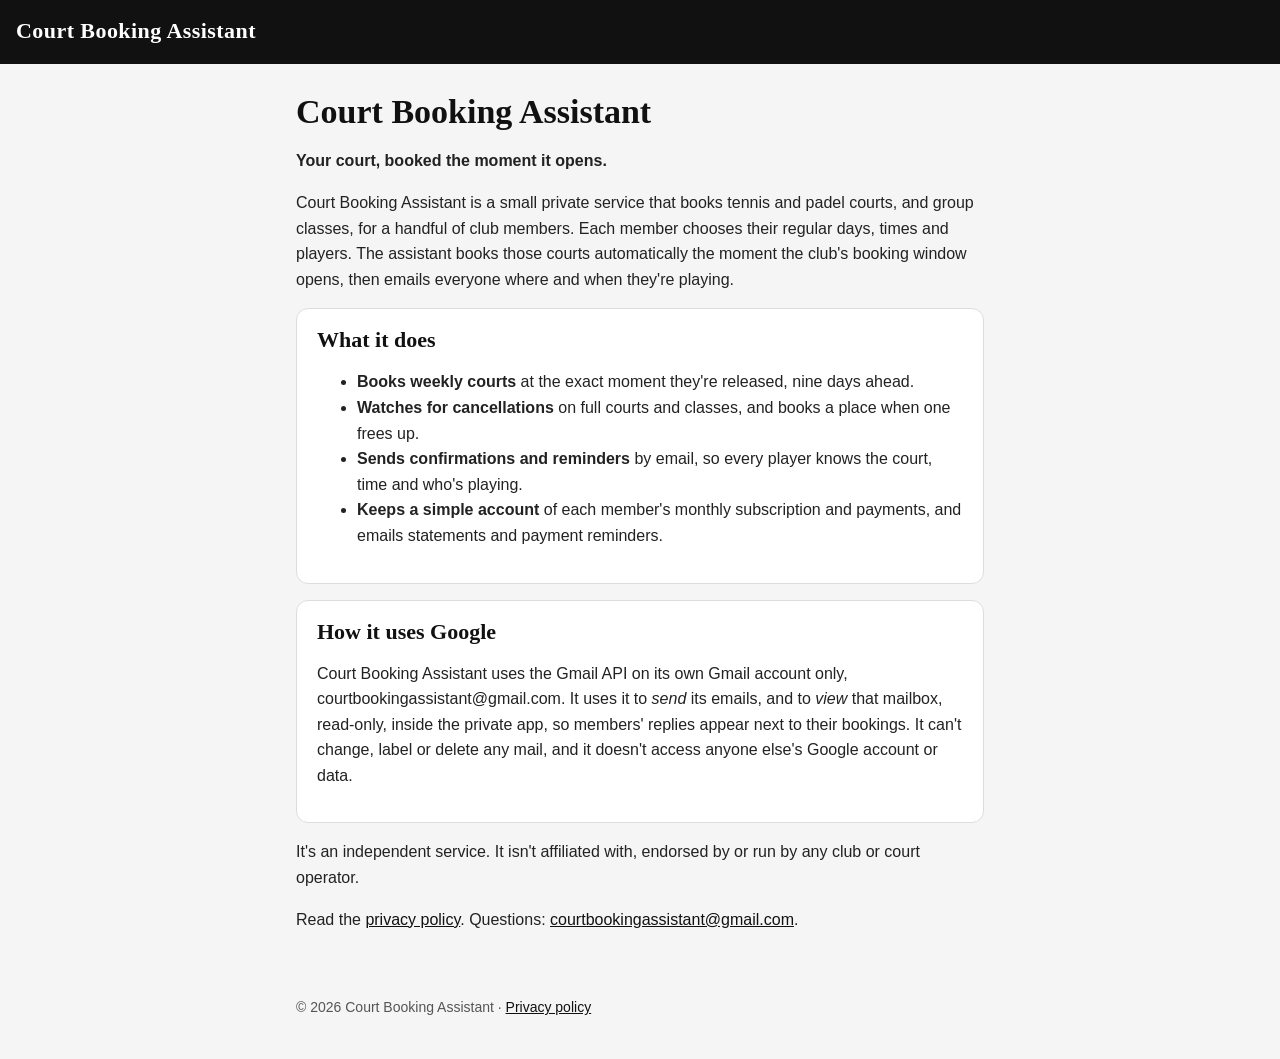
<file: index.html>
<!doctype html>
<html lang="en">
<head>
<meta charset="utf-8">
<meta name="viewport" content="width=device-width, initial-scale=1">
<title>Court Booking Assistant</title>
<meta name="description" content="Court Booking Assistant books racquet courts automatically the instant the club's booking window opens, then tells every player where and when.">
<link rel="stylesheet" href="style.css">
</head>
<body>
<header><a href="./">Court Booking Assistant</a></header>
<main>
  <h1>Court Booking Assistant</h1>
  <p><strong>Your court, booked the moment it opens.</strong></p>
  <p>Court Booking Assistant is a small private service that books tennis and padel courts, and group classes, for a handful of club members. Each member chooses their regular days, times and players. The assistant books those courts automatically the moment the club's booking window opens, then emails everyone where and when they're playing.</p>

  <div class="card">
    <h2 style="margin-top:0">What it does</h2>
    <ul>
      <li><strong>Books weekly courts</strong> at the exact moment they're released, nine days ahead.</li>
      <li><strong>Watches for cancellations</strong> on full courts and classes, and books a place when one frees up.</li>
      <li><strong>Sends confirmations and reminders</strong> by email, so every player knows the court, time and who's playing.</li>
      <li><strong>Keeps a simple account</strong> of each member's monthly subscription and payments, and emails statements and payment reminders.</li>
    </ul>
  </div>

  <div class="card">
    <h2 style="margin-top:0">How it uses Google</h2>
    <p>Court Booking Assistant uses the Gmail API on its own Gmail account only, courtbookingassistant@gmail.com. It uses it to <em>send</em> its emails, and to <em>view</em> that mailbox, read-only, inside the private app, so members' replies appear next to their bookings. It can't change, label or delete any mail, and it doesn't access anyone else's Google account or data.</p>
  </div>

  <p>It's an independent service. It isn't affiliated with, endorsed by or run by any club or court operator.</p>
  <p>Read the <a href="privacy.html">privacy policy</a>. Questions: <a href="mailto:courtbookingassistant@gmail.com">courtbookingassistant@gmail.com</a>.</p>
</main>
<footer>© 2026 Court Booking Assistant · <a href="privacy.html">Privacy policy</a></footer>
</body>
</html>
</file>
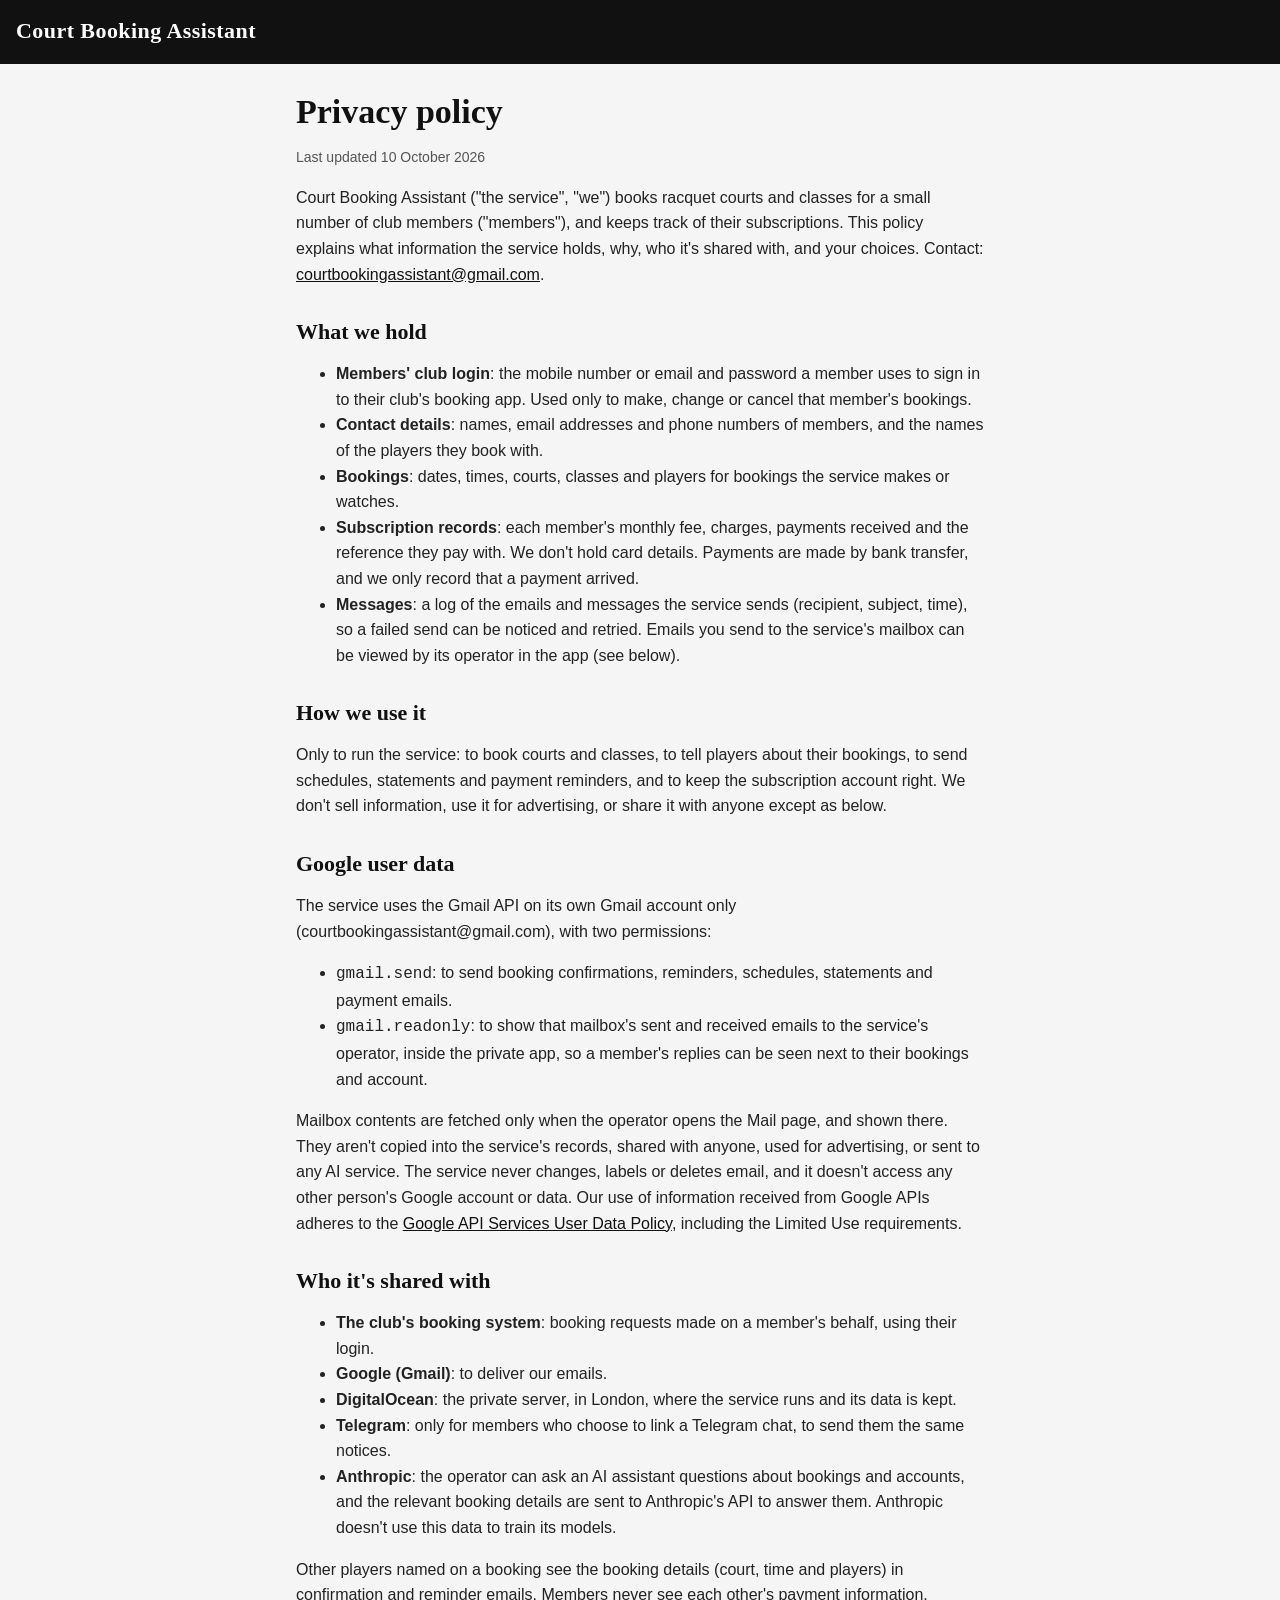
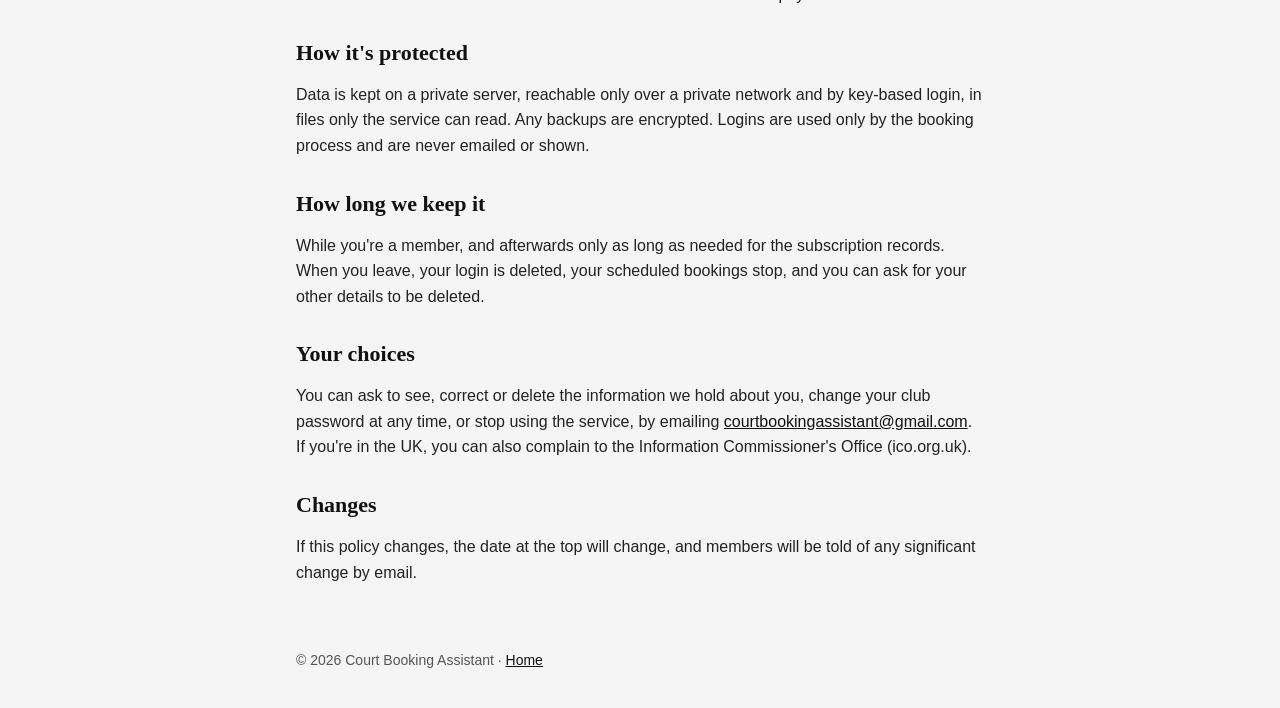
<file: privacy.html>
<!doctype html>
<html lang="en">
<head>
<meta charset="utf-8">
<meta name="viewport" content="width=device-width, initial-scale=1">
<title>Privacy policy · Court Booking Assistant</title>
<link rel="stylesheet" href="style.css">
</head>
<body>
<header><a href="./">Court Booking Assistant</a></header>
<main>
  <h1>Privacy policy</h1>
  <p class="muted">Last updated 10 October 2026</p>

  <p>Court Booking Assistant ("the service", "we") books racquet courts and classes for a small number of club members ("members"), and keeps track of their subscriptions. This policy explains what information the service holds, why, who it's shared with, and your choices. Contact: <a href="mailto:courtbookingassistant@gmail.com">courtbookingassistant@gmail.com</a>.</p>

  <h2>What we hold</h2>
  <ul>
    <li><strong>Members' club login</strong>: the mobile number or email and password a member uses to sign in to their club's booking app. Used only to make, change or cancel that member's bookings.</li>
    <li><strong>Contact details</strong>: names, email addresses and phone numbers of members, and the names of the players they book with.</li>
    <li><strong>Bookings</strong>: dates, times, courts, classes and players for bookings the service makes or watches.</li>
    <li><strong>Subscription records</strong>: each member's monthly fee, charges, payments received and the reference they pay with. We don't hold card details. Payments are made by bank transfer, and we only record that a payment arrived.</li>
    <li><strong>Messages</strong>: a log of the emails and messages the service sends (recipient, subject, time), so a failed send can be noticed and retried. Emails you send to the service's mailbox can be viewed by its operator in the app (see below).</li>
  </ul>

  <h2>How we use it</h2>
  <p>Only to run the service: to book courts and classes, to tell players about their bookings, to send schedules, statements and payment reminders, and to keep the subscription account right. We don't sell information, use it for advertising, or share it with anyone except as below.</p>

  <h2>Google user data</h2>
  <p>The service uses the Gmail API on its own Gmail account only (courtbookingassistant@gmail.com), with two permissions:</p>
  <ul>
    <li><code>gmail.send</code>: to send booking confirmations, reminders, schedules, statements and payment emails.</li>
    <li><code>gmail.readonly</code>: to show that mailbox's sent and received emails to the service's operator, inside the private app, so a member's replies can be seen next to their bookings and account.</li>
  </ul>
  <p>Mailbox contents are fetched only when the operator opens the Mail page, and shown there. They aren't copied into the service's records, shared with anyone, used for advertising, or sent to any AI service. The service never changes, labels or deletes email, and it doesn't access any other person's Google account or data. Our use of information received from Google APIs adheres to the <a href="https://developers.google.com/terms/api-services-user-data-policy">Google API Services User Data Policy</a>, including the Limited Use requirements.</p>

  <h2>Who it's shared with</h2>
  <ul>
    <li><strong>The club's booking system</strong>: booking requests made on a member's behalf, using their login.</li>
    <li><strong>Google (Gmail)</strong>: to deliver our emails.</li>
    <li><strong>DigitalOcean</strong>: the private server, in London, where the service runs and its data is kept.</li>
    <li><strong>Telegram</strong>: only for members who choose to link a Telegram chat, to send them the same notices.</li>
    <li><strong>Anthropic</strong>: the operator can ask an AI assistant questions about bookings and accounts, and the relevant booking details are sent to Anthropic's API to answer them. Anthropic doesn't use this data to train its models.</li>
  </ul>
  <p>Other players named on a booking see the booking details (court, time and players) in confirmation and reminder emails. Members never see each other's payment information.</p>

  <h2>How it's protected</h2>
  <p>Data is kept on a private server, reachable only over a private network and by key-based login, in files only the service can read. Any backups are encrypted. Logins are used only by the booking process and are never emailed or shown.</p>

  <h2>How long we keep it</h2>
  <p>While you're a member, and afterwards only as long as needed for the subscription records. When you leave, your login is deleted, your scheduled bookings stop, and you can ask for your other details to be deleted.</p>

  <h2>Your choices</h2>
  <p>You can ask to see, correct or delete the information we hold about you, change your club password at any time, or stop using the service, by emailing <a href="mailto:courtbookingassistant@gmail.com">courtbookingassistant@gmail.com</a>. If you're in the UK, you can also complain to the Information Commissioner's Office (ico.org.uk).</p>

  <h2>Changes</h2>
  <p>If this policy changes, the date at the top will change, and members will be told of any significant change by email.</p>
</main>
<footer>© 2026 Court Booking Assistant · <a href="./">Home</a></footer>
</body>
</html>
</file>
<file: style.css>
:root{--ink:#111;--muted:#555;--line:#ddd;--bg:#f5f5f5;--card:#fff}
*{box-sizing:border-box}
body{margin:0;background:var(--bg);color:var(--ink);font:16px/1.6 -apple-system,Helvetica,Arial,sans-serif}
header{background:#111;color:#fff;padding:18px 16px}
header a{color:#fff;text-decoration:none;font:600 22px Georgia,serif;letter-spacing:.02em}
main{max-width:720px;margin:0 auto;padding:28px 16px 48px}
h1{font:600 34px/1.2 Georgia,serif;margin:0 0 12px}
h2{font:600 22px Georgia,serif;margin:32px 0 8px}
.card{background:var(--card);border:1px solid var(--line);border-radius:12px;padding:18px 20px;margin:16px 0}
p,li{color:#222}
.muted{color:var(--muted);font-size:14px}
a{color:var(--ink)}
footer{max-width:720px;margin:0 auto;padding:0 16px 40px;color:var(--muted);font-size:14px}
</file>
